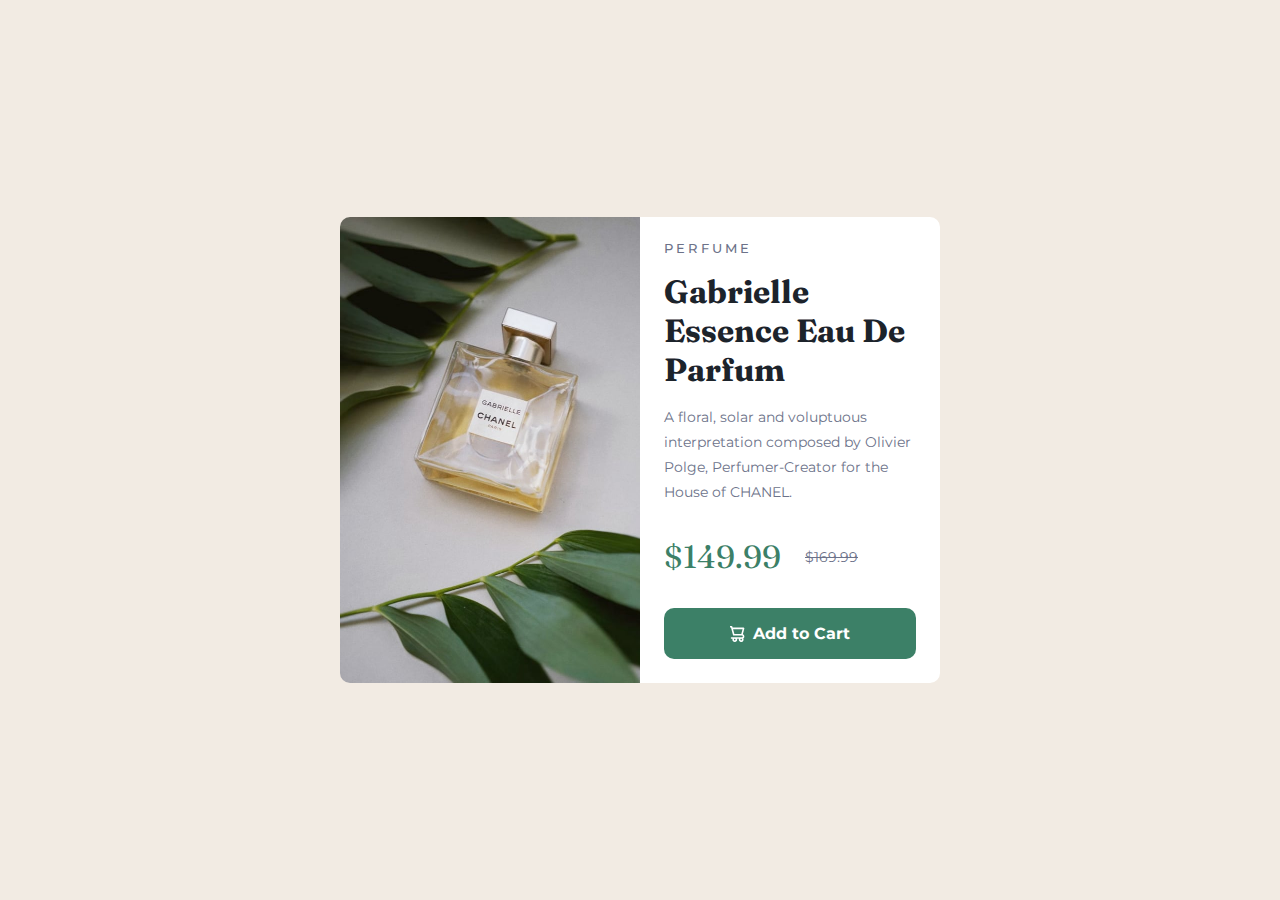
<file: index.html>
<!DOCTYPE html>
<html lang="en">
<head>
  <meta charset="UTF-8">
  <meta name="viewport" content="width=device-width, initial-scale=1.0"> <!-- xxxxxxxxxxxxxxxxxxxxxxxxxxxxxxx displays site properly based on user's device -->

  <link rel="icon" type="image/png" sizes="32x32" href="images/favicon-32x32.png">
  <link rel="stylesheet" href="style.css">

  <title>Frontend Mentor | Product preview card component</title>

</head>
<body>
  <div class="container">
    <article>
      <picture>
        <source media="(min-width:640px)" srcset="/images/image-product-desktop.jpg">
        <img src="images/image-product-mobile.jpg" alt="mobile image">
      </picture>
    </article>
   
    <article>
      <h2>perfume</h2>
  
      <h1>Gabrielle Essence Eau De Parfum</h1>
  
      <p>A floral, solar and voluptuous interpretation composed by Olivier Polge, 
        Perfumer-Creator for the House of CHANEL.</p>
  
        <ul>
          <li class="price">$149.99</li>
          <li><s>$169.99</s></li>
        </ul>
  
      <button class="btn">
        <img src="/images/icon-cart.svg" alt="">
        Add to Cart</button>
    </article>
  </div>
</body>
</html>
</file>
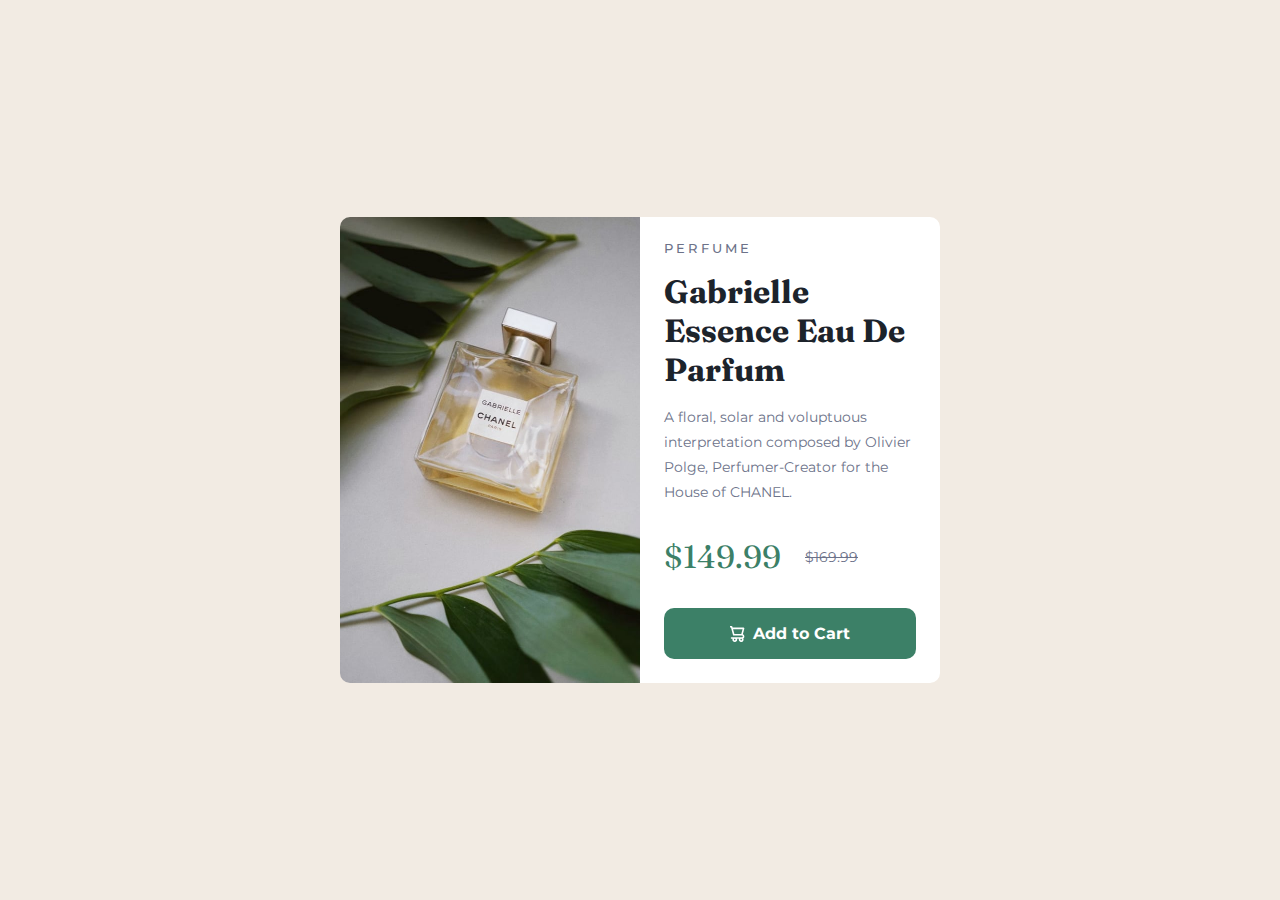
<file: product-preview-card-component/index.html>
<!DOCTYPE html>
<html lang="en">
<head>
  <meta charset="UTF-8">
  <meta name="viewport" content="width=device-width, initial-scale=1.0"> <!-- displays site properly based on user's device -->

  <link rel="icon" type="image/png" sizes="32x32" href="images/favicon-32x32.png">
  <link rel="stylesheet" href="style.css">

  <title>Frontend Mentor | Product preview card component</title>

</head>
<body>
  <div class="container">
    <article>
      <picture>
        <source media="(min-width:640px)" srcset="/images/image-product-desktop.jpg">
        <img src="images/image-product-mobile.jpg" alt="mobile image">
      </picture>
    </article>
   
    <article>
      <h2>perfume</h2>
  
      <h1>Gabrielle Essence Eau De Parfum</h1>
  
      <p>A floral, solar and voluptuous interpretation composed by Olivier Polge, 
        Perfumer-Creator for the House of CHANEL.</p>
  
        <ul>
          <li class="price">$149.99</li>
          <li><s>$169.99</s></li>
        </ul>
  
      <button class="btn">
        <img src="/images/icon-cart.svg" alt="">
        Add to Cart</button>
    </article>
  </div>
</body>
</html>
</file>
<file: style.css>
/* ### Primary

- Dark cyan: hsl(158, 36%, 37%)
- Cream: hsl(30, 38%, 92%)

### Neutral

- Very dark blue: hsl(212, 21%, 14%)
- Dark grayish blue: hsl(228, 12%, 48%)
- White: hsl(0, 0%, 100%) */
@import url('https://fonts.googleapis.com/css2?family=Fraunces:opsz,wght@9..144,700&family=Montserrat:wght@500;700&display=swap');

* {
    margin: 0;
    padding: 0;
    box-sizing: border-box;
}

ul {
    list-style-type: none;
}

img {
    max-width: 100%;
}

body {
    font-size: 14px;
    font-family: 'Montserrat', sans-serif;
    background-color: hsl(30, 38%, 92%);
     display: flex;
    flex-direction: column;
    align-items: center;
    justify-content: center;
    min-height: calc(100vh - 0.1px);
    margin: 0 1.5rem;
}

button, li {
    font-family: inherit;
}

h1 {
    color: hsl(212, 21%, 14%);
}

.price {
    color: hsl(158, 36%, 37%);
}

h1, .price {
    font-family: 'Fraunces', serif;
}

h2 {
    text-transform: uppercase;
    font-size: 0.8rem;
    font-weight: 500;
    color: hsl(228, 12%, 48%);
    margin-bottom: 1rem;
    letter-spacing: 0.2rem;
}

p {
    color: hsl(228, 12%, 48%);
    line-height: 1.8;
}

.container {
    max-width: 600px;
}

.container h1 {
    margin-bottom: 1rem;
    font-size: 2rem;
}

.container article:first-child img {
    border-radius: 1rem 1rem 0 0;
}

.container article:last-child{
    background-color: white;
    padding: 1.5rem;
    border-radius: 0 0 1rem 1rem;
    margin-top: -0.2rem;
}

.container p {
    margin-bottom: 2rem;
}

.container ul {
    display: flex;
    align-items: center;
    margin-bottom: 2rem;
}

.container ul li:first-child {
    font-size: 2rem;
    margin-right: 1.5rem;
}

.container ul li:nth-child(2) {
    color: hsl(228, 12%, 48%);
}

.container .btn {
    background-color: hsl(158, 36%, 37%);
    color: white;
    font-weight: 700;
    font-size: 1rem;
    padding: 1rem 2rem;
    width: 100%;
    border: none;
    border-radius: 0.625rem;
    outline: none;
    cursor: pointer;
    transition: 0.3s;

    display: flex;
    align-items: center;
    justify-content: center;
}

.container .btn:hover {
    background-color: hsl(159, 37%, 20%);
}

.container .btn img {
    margin-right: 0.5rem;
}

.attribution { font-size: 11px; text-align: center; }
.attribution a { color: hsl(228, 45%, 44%); }

@media (min-width: 640px) {
    .container {
        display: grid;
        grid-template-columns: repeat(2, 1fr);
    }

    .container article:first-child img {
        border-radius: 0.625rem 0 0 0.625rem;
        height: 100%;
    }

    .container article:last-child{
        border-radius: 0 0.625rem 0.625rem 0;
        margin-top: 0;
    }
}
</file>
<file: product-preview-card-component/style.css>
/* ### Primary

- Dark cyan: hsl(158, 36%, 37%)
- Cream: hsl(30, 38%, 92%)

### Neutral

- Very dark blue: hsl(212, 21%, 14%)
- Dark grayish blue: hsl(228, 12%, 48%)
- White: hsl(0, 0%, 100%) */
@import url('https://fonts.googleapis.com/css2?family=Fraunces:opsz,wght@9..144,700&family=Montserrat:wght@500;700&display=swap');

* {
    margin: 0;
    padding: 0;
    box-sizing: border-box;
}

ul {
    list-style-type: none;
}

img {
    max-width: 100%;
}

body {
    font-size: 14px;
    font-family: 'Montserrat', sans-serif;
    background-color: hsl(30, 38%, 92%);
     display: flex;
    flex-direction: column;
    align-items: center;
    justify-content: center;
    min-height: calc(100vh - 0.1px);
    margin: 0 1.5rem;
}

button, li {
    font-family: inherit;
}

h1 {
    color: hsl(212, 21%, 14%);
}

.price {
    color: hsl(158, 36%, 37%);
}

h1, .price {
    font-family: 'Fraunces', serif;
}

h2 {
    text-transform: uppercase;
    font-size: 0.8rem;
    font-weight: 500;
    color: hsl(228, 12%, 48%);
    margin-bottom: 1rem;
    letter-spacing: 0.2rem;
}

p {
    color: hsl(228, 12%, 48%);
    line-height: 1.8;
}

.container {
    max-width: 600px;
}

.container h1 {
    margin-bottom: 1rem;
    font-size: 2rem;
}

.container article:first-child img {
    border-radius: 1rem 1rem 0 0;
}

.container article:last-child{
    background-color: white;
    padding: 1.5rem;
    border-radius: 0 0 1rem 1rem;
    margin-top: -0.2rem;
}

.container p {
    margin-bottom: 2rem;
}

.container ul {
    display: flex;
    align-items: center;
    margin-bottom: 2rem;
}

.container ul li:first-child {
    font-size: 2rem;
    margin-right: 1.5rem;
}

.container ul li:nth-child(2) {
    color: hsl(228, 12%, 48%);
}

.container .btn {
    background-color: hsl(158, 36%, 37%);
    color: white;
    font-weight: 700;
    font-size: 1rem;
    padding: 1rem 2rem;
    width: 100%;
    border: none;
    border-radius: 0.625rem;
    outline: none;
    cursor: pointer;
    transition: 0.3s;

    display: flex;
    align-items: center;
    justify-content: center;
}

.container .btn:hover {
    background-color: hsl(159, 37%, 20%);
}

.container .btn img {
    margin-right: 0.5rem;
}

.attribution { font-size: 11px; text-align: center; }
.attribution a { color: hsl(228, 45%, 44%); }

@media (min-width: 640px) {
    .container {
        display: grid;
        grid-template-columns: repeat(2, 1fr);
    }

    .container article:first-child img {
        border-radius: 0.625rem 0 0 0.625rem;
        height: 100%;
    }

    .container article:last-child{
        border-radius: 0 0.625rem 0.625rem 0;
        margin-top: 0;
    }
}
</file>
